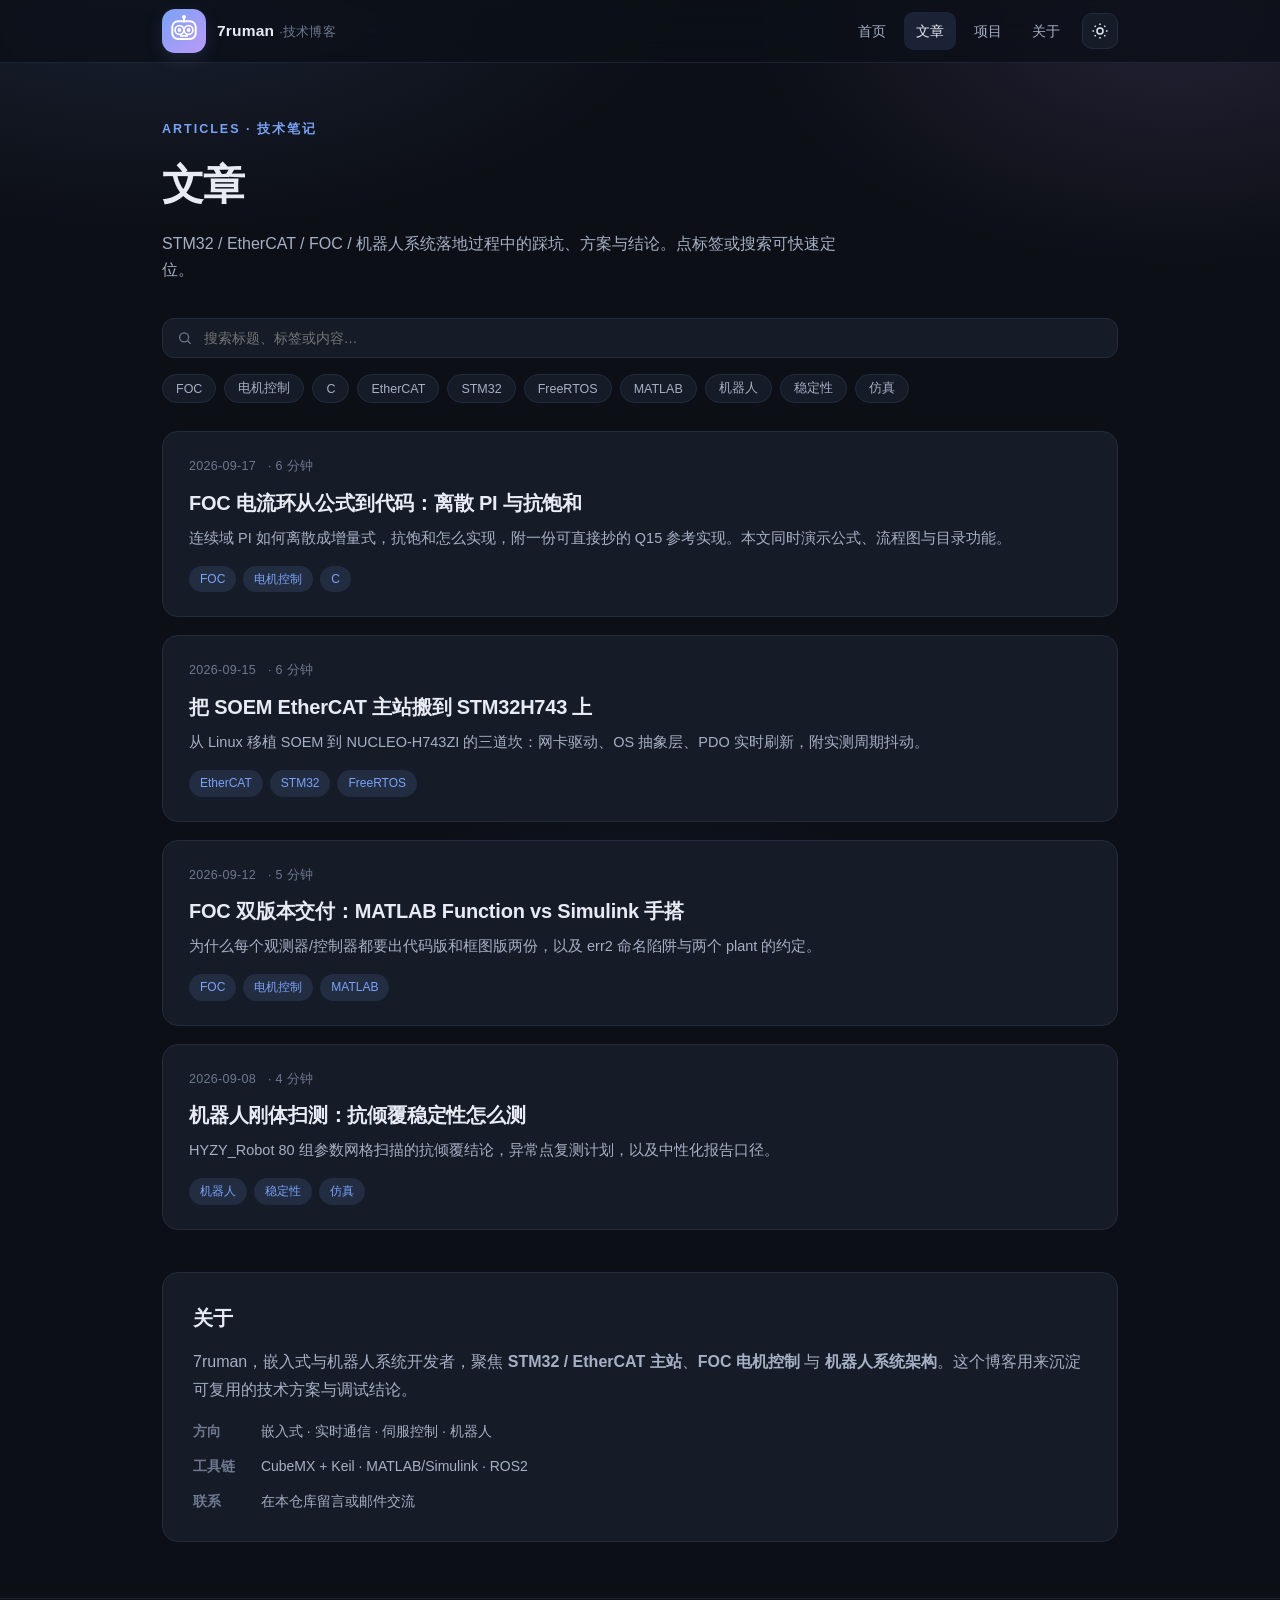
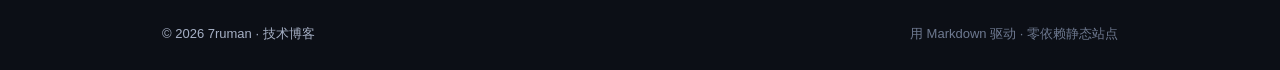
<file: articles.html>
<!DOCTYPE html>
<html lang="zh-CN" data-theme="dark">
<head>
<meta charset="UTF-8" />
<meta name="viewport" content="width=device-width, initial-scale=1.0" />
<title>文章 · 7ruman的技术博客</title>
<meta name="description" content="7ruman 的技术笔记：STM32 / EtherCAT / FOC / 机器人系统" />
<link rel="stylesheet" href="assets/css/style.css?v=8" />
</head>
<body>
<header class="site-header">
  <div class="container header-inner">
    <a class="brand" href="index.html">
      <span class="brand-mark">7</span>
      <span class="brand-name">7ruman<em>·技术博客</em></span>
    </a>
    <nav class="nav">
      <a href="index.html">首页</a>
      <a href="articles.html" class="active">文章</a>
      <a href="projects.html">项目</a>
      <a href="#about">关于</a>
      <button id="theme-toggle" class="icon-btn" title="切换主题" aria-label="切换主题">
        <svg class="ico-sun" viewBox="0 0 24 24" width="18" height="18" fill="none" stroke="currentColor" stroke-width="2"><circle cx="12" cy="12" r="4"/><path d="M12 2v2M12 20v2M4.9 4.9l1.4 1.4M17.7 17.7l1.4 1.4M2 12h2M20 12h2M4.9 19.1l1.4-1.4M17.7 6.3l1.4-1.4"/></svg>
        <svg class="ico-moon" viewBox="0 0 24 24" width="18" height="18" fill="none" stroke="currentColor" stroke-width="2"><path d="M21 12.8A9 9 0 1 1 11.2 3 7 7 0 0 0 21 12.8z"/></svg>
      </button>
    </nav>
  </div>
</header>

<main class="container main">
  <section class="page-head">
    <p class="eyebrow">ARTICLES · 技术笔记</p>
    <h1>文章</h1>
    <p>STM32 / EtherCAT / FOC / 机器人系统落地过程中的踩坑、方案与结论。点标签或搜索可快速定位。</p>
  </section>

  <div class="toolbar">
    <div class="search-box">
      <svg viewBox="0 0 24 24" width="16" height="16" fill="none" stroke="currentColor" stroke-width="2"><circle cx="11" cy="11" r="7"/><path d="M21 21l-4.3-4.3"/></svg>
      <input id="search" type="search" placeholder="搜索标题、标签或内容…" autocomplete="off" />
    </div>
    <div id="tags" class="tags"></div>
  </div>

  <section id="posts" class="posts">
    <div id="post-list" class="post-list"><!-- rendered by app.js --></div>
    <p id="empty" class="empty-tip" hidden>没有匹配的文章。</p>
  </section>

  <section id="about" class="about card">
    <h2>关于</h2>
    <p>7ruman，嵌入式与机器人系统开发者，聚焦 <strong>STM32 / EtherCAT 主站</strong>、<strong>FOC 电机控制</strong> 与 <strong>机器人系统架构</strong>。这个博客用来沉淀可复用的技术方案与调试结论。</p>
    <ul class="about-links">
      <li><span>方向</span> 嵌入式 · 实时通信 · 伺服控制 · 机器人</li>
      <li><span>工具链</span> CubeMX + Keil · MATLAB/Simulink · ROS2</li>
      <li><span>联系</span> 在本仓库留言或邮件交流</li>
    </ul>
  </section>
</main>

<footer class="site-footer">
  <div class="container">
    <span>© <span id="year"></span> 7ruman · 技术博客</span>
    <span class="muted">用 Markdown 驱动 · 零依赖静态站点</span>
  </div>
</footer>

<script src="assets/js/brandbot.js?v=8"></script>
<script src="assets/js/app.js?v=8"></script>
</body>
</html>
</file>
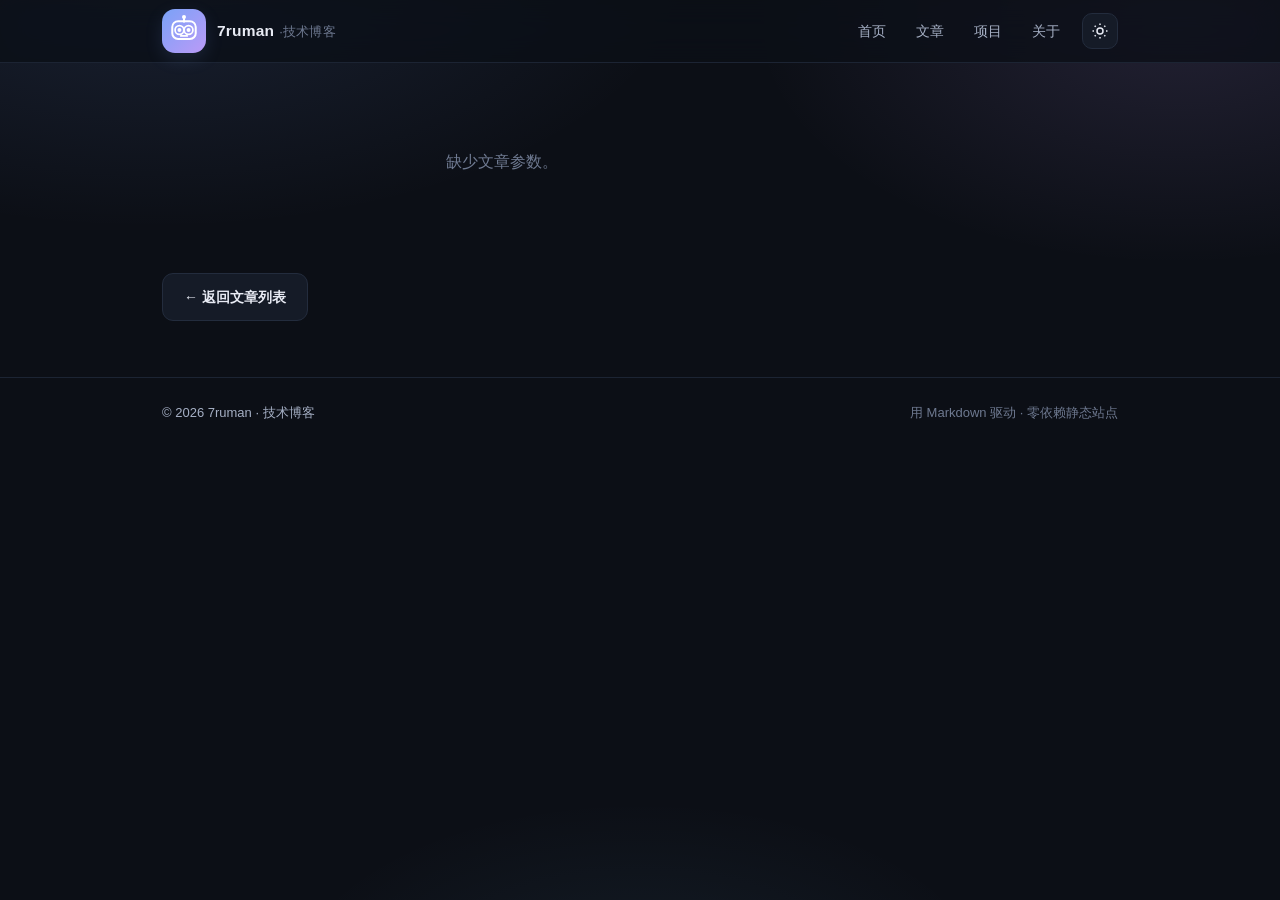
<file: post.html>
<!DOCTYPE html>
<html lang="zh-CN" data-theme="dark">
<head>
<meta charset="UTF-8" />
<meta name="viewport" content="width=device-width, initial-scale=1.0" />
<title>文章 · 7ruman的技术博客</title>
<link rel="stylesheet" href="assets/css/style.css?v=8" />
</head>
<body>
<div class="progress-bar" id="progressBar"></div>

<header class="site-header">
  <div class="container header-inner">
    <a class="brand" href="index.html">
      <span class="brand-mark">7</span>
      <span class="brand-name">7ruman<em>·技术博客</em></span>
    </a>
    <nav class="nav">
      <a href="index.html">首页</a>
      <a href="articles.html">文章</a>
      <a href="projects.html">项目</a>
      <a href="articles.html#about">关于</a>
      <button id="theme-toggle" class="icon-btn" title="切换主题" aria-label="切换主题">
        <svg class="ico-sun" viewBox="0 0 24 24" width="18" height="18" fill="none" stroke="currentColor" stroke-width="2"><circle cx="12" cy="12" r="4"/><path d="M12 2v2M12 20v2M4.9 4.9l1.4 1.4M17.7 17.7l1.4 1.4M2 12h2M20 12h2M4.9 19.1l1.4-1.4M17.7 6.3l1.4-1.4"/></svg>
        <svg class="ico-moon" viewBox="0 0 24 24" width="18" height="18" fill="none" stroke="currentColor" stroke-width="2"><path d="M21 12.8A9 9 0 1 1 11.2 3 7 7 0 0 0 21 12.8z"/></svg>
      </button>
    </nav>
  </div>
</header>

<main class="container main">
  <div class="article-layout">
    <article id="article" class="article">
      <div id="loading" class="empty-tip">加载中…</div>
    </article>
    <aside class="toc" id="toc" hidden>
      <p class="toc-title">目录</p>
      <ul id="tocList"></ul>
    </aside>
  </div>
  <div class="post-nav">
    <a class="btn btn-ghost" href="articles.html">← 返回文章列表</a>
  </div>
</main>

<footer class="site-footer">
  <div class="container">
    <span>© <span id="year"></span> 7ruman · 技术博客</span>
    <span class="muted">用 Markdown 驱动 · 零依赖静态站点</span>
  </div>
</footer>

<button class="back-to-top" id="backToTop" aria-label="返回顶部" title="返回顶部">
  <svg viewBox="0 0 24 24" width="20" height="20" fill="none" stroke="currentColor" stroke-width="2"><path d="M12 19V5M6 11l6-6 6 6"/></svg>
</button>

<div class="lightbox" id="lightbox" role="dialog" aria-modal="true" aria-label="图片预览">
  <button class="lightbox-close" id="lightboxClose" aria-label="关闭">×</button>
  <img id="lightboxImg" alt="" />
  <div class="lightbox-cap" id="lightboxCap"></div>
</div>

<script src="assets/js/brandbot.js?v=8"></script>
<script src="assets/js/markdown.js?v=8"></script>
<script src="assets/js/highlight.js?v=8"></script>
<script src="assets/js/post.js?v=8"></script>
</body>
</html>
</file>
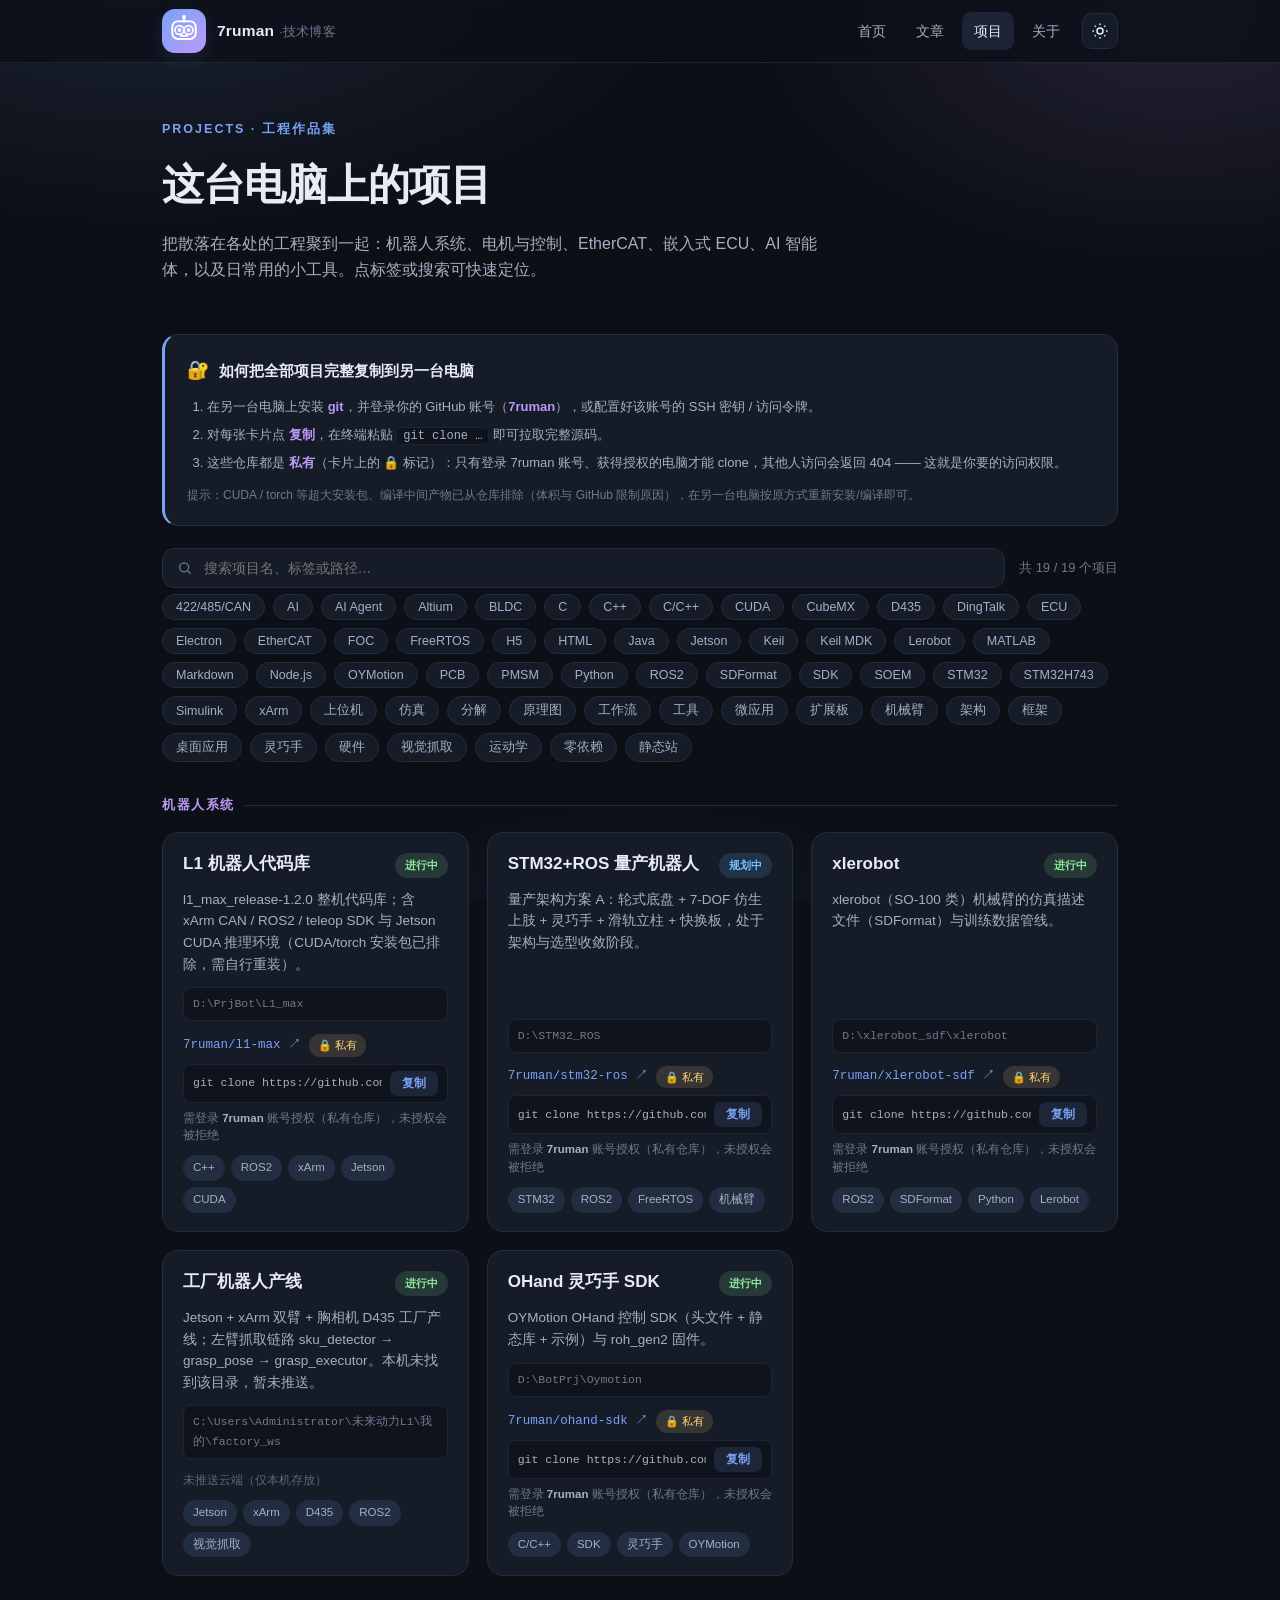
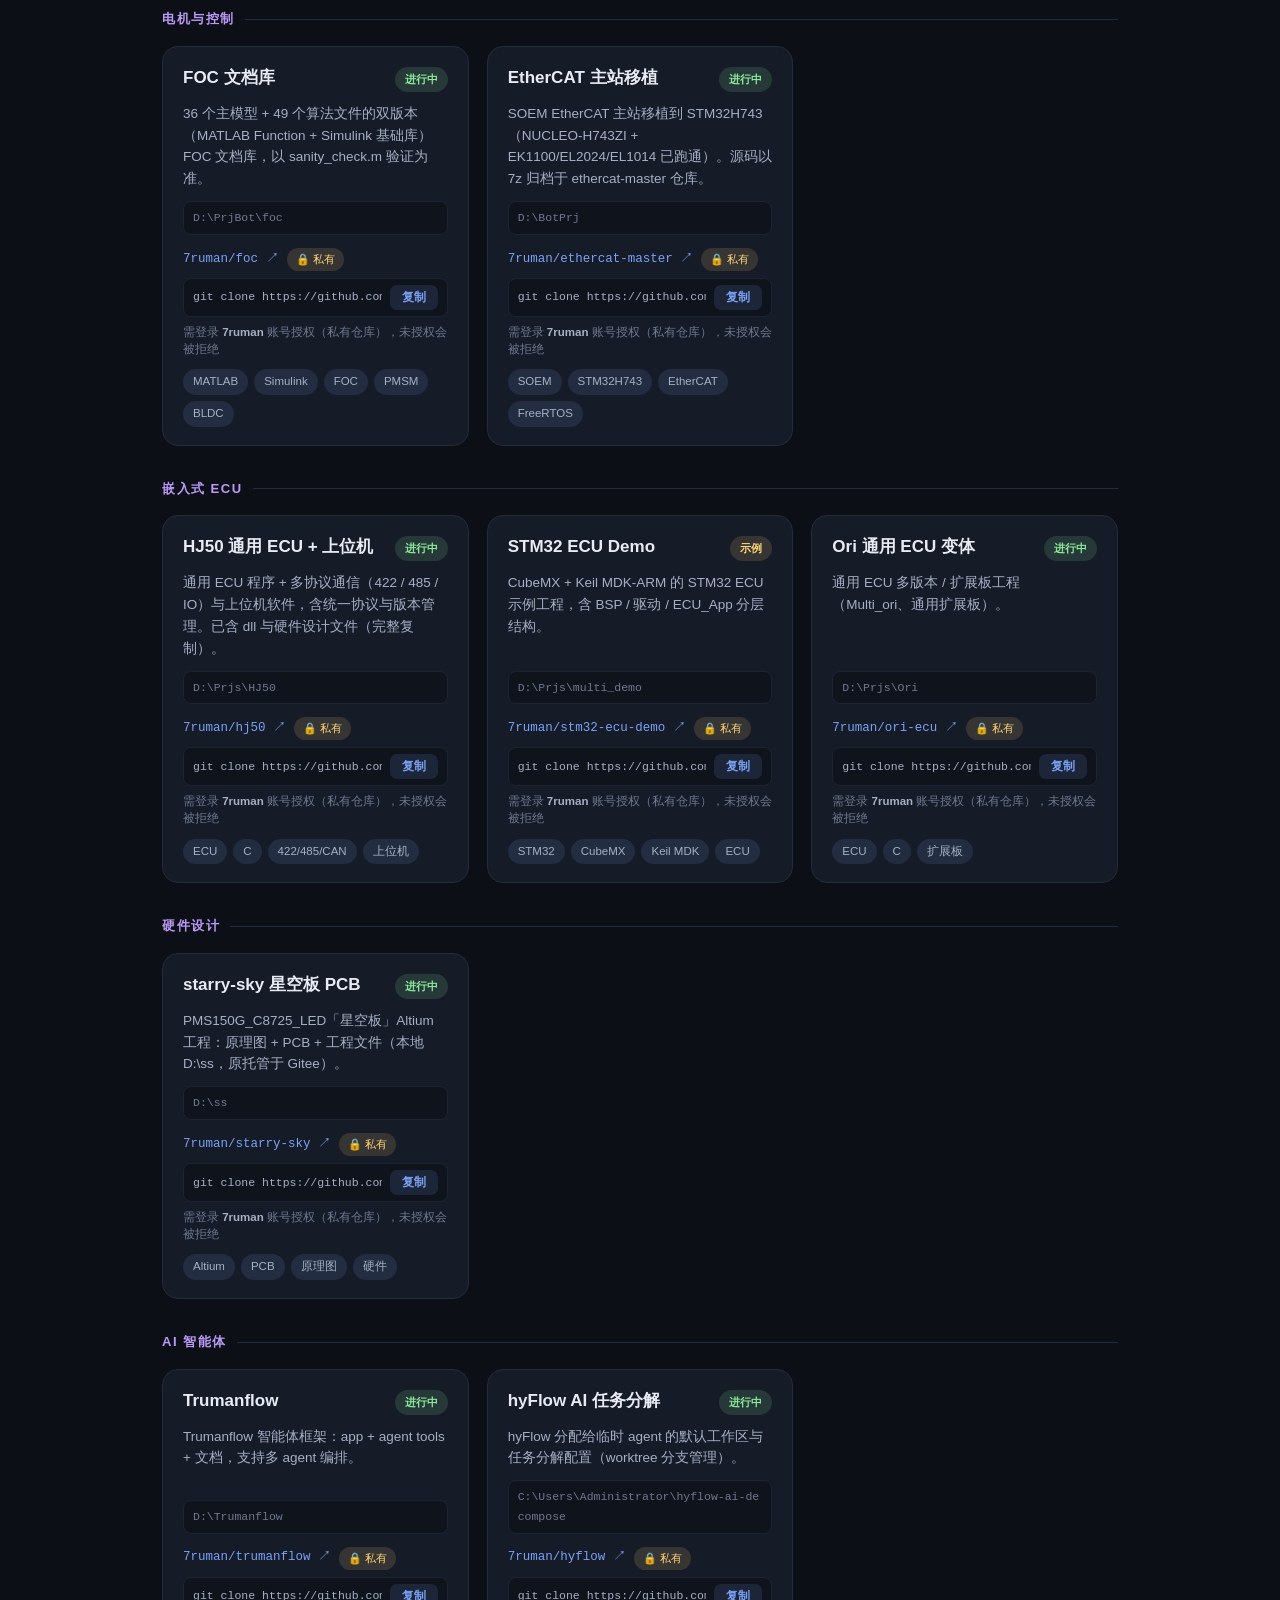
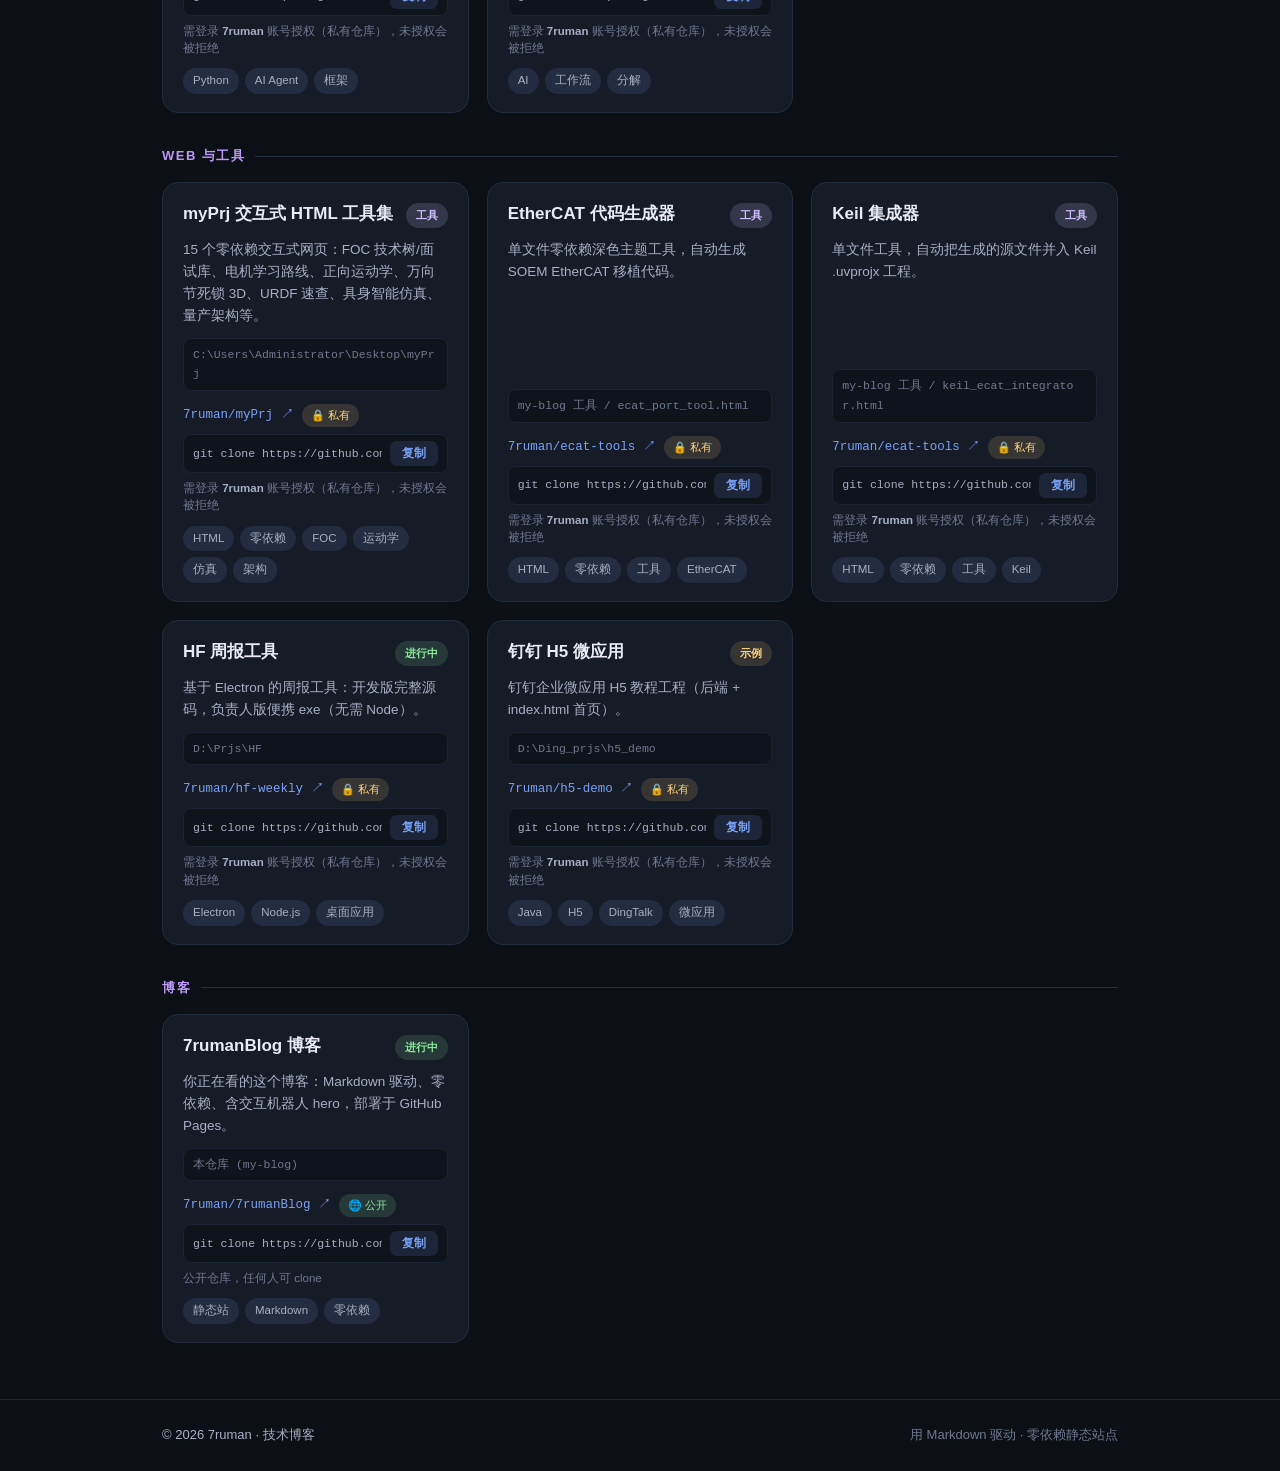
<file: projects.html>
<!DOCTYPE html>
<html lang="zh-CN" data-theme="dark">
<head>
<meta charset="UTF-8" />
<meta name="viewport" content="width=device-width, initial-scale=1.0" />
<title>项目 · 7ruman的技术博客</title>
<meta name="description" content="7ruman 的工程项目集 —— 机器人 / 电机控制 / EtherCAT / AI 智能体 / 嵌入式" />
<link rel="stylesheet" href="assets/css/style.css?v=8" />
</head>
<body>
<header class="site-header">
  <div class="container header-inner">
    <a class="brand" href="index.html">
      <span class="brand-mark">7</span>
      <span class="brand-name">7ruman<em>·技术博客</em></span>
    </a>
    <nav class="nav">
      <a href="index.html">首页</a>
      <a href="articles.html">文章</a>
      <a href="projects.html" class="active">项目</a>
      <a href="articles.html#about">关于</a>
      <button id="theme-toggle" class="icon-btn" title="切换主题" aria-label="切换主题">
        <svg class="ico-sun" viewBox="0 0 24 24" width="18" height="18" fill="none" stroke="currentColor" stroke-width="2"><circle cx="12" cy="12" r="4"/><path d="M12 2v2M12 20v2M4.9 4.9l1.4 1.4M17.7 17.7l1.4 1.4M2 12h2M20 12h2M4.9 19.1l1.4-1.4M17.7 6.3l1.4-1.4"/></svg>
        <svg class="ico-moon" viewBox="0 0 24 24" width="18" height="18" fill="none" stroke="currentColor" stroke-width="2"><path d="M21 12.8A9 9 0 1 1 11.2 3 7 7 0 0 0 21 12.8z"/></svg>
      </button>
    </nav>
  </div>
</header>

<main class="container main">
  <section class="page-head">
    <p class="eyebrow">PROJECTS · 工程作品集</p>
    <h1>这台电脑上的项目</h1>
    <p>把散落在各处的工程聚到一起：机器人系统、电机与控制、EtherCAT、嵌入式 ECU、AI 智能体，以及日常用的小工具。点标签或搜索可快速定位。</p>
  </section>

  <section class="clone-note">
    <div class="clone-note-head">
      <span class="clone-note-ico">🔐</span>
      <h2>如何把全部项目完整复制到另一台电脑</h2>
    </div>
    <ol>
      <li>在另一台电脑上安装 <b>git</b>，并登录你的 GitHub 账号（<b>7ruman</b>），或配置好该账号的 SSH 密钥 / 访问令牌。</li>
      <li>对每张卡片点 <b>复制</b>，在终端粘贴 <code>git clone …</code> 即可拉取完整源码。</li>
      <li>这些仓库都是 <b>私有</b>（卡片上的 🔒 标记）：只有登录 7ruman 账号、获得授权的电脑才能 clone，其他人访问会返回 404 —— 这就是你要的访问权限。</li>
    </ol>
    <p class="clone-note-tip">提示：CUDA / torch 等超大安装包、编译中间产物已从仓库排除（体积与 GitHub 限制原因），在另一台电脑按原方式重新安装/编译即可。</p>
  </section>

  <div class="proj-toolbar">
    <div class="search-box">
      <svg viewBox="0 0 24 24" width="16" height="16" fill="none" stroke="currentColor" stroke-width="2"><circle cx="11" cy="11" r="7"/><path d="M21 21l-4.3-4.3"/></svg>
      <input id="proj-search" type="search" placeholder="搜索项目名、标签或路径…" autocomplete="off" />
    </div>
    <span id="proj-count" class="proj-count"></span>
  </div>
  <div id="proj-tags" class="tags"></div>

  <section id="projects" class="projects"><!-- rendered by projects.js --></section>
  <p id="proj-empty" class="empty-tip" hidden>没有匹配的项目。</p>
</main>

<footer class="site-footer">
  <div class="container">
    <span>© <span id="year"></span> 7ruman · 技术博客</span>
    <span class="muted">用 Markdown 驱动 · 零依赖静态站点</span>
  </div>
</footer>

<script src="assets/js/brandbot.js?v=8"></script>
<script src="assets/js/projects.js?v=8"></script>
</body>
</html>
</file>
<file: assets/css/style.css>
/* =========================================================
   7ruman 技术博客 — 设计系统（优雅卡片风 / Fuwari-inspired）
   深色 + 浅色双主题 · 零外部依赖（字体用系统栈）
   ========================================================= */

:root {
  /* 深色主题（默认） */
  --bg: #0c0f16;
  --bg-soft: #121722;
  --bg-card: #151b27;
  --bg-card-2: #1a2130;
  --border: #232c3d;
  --border-soft: #1c2433;
  --text: #e8ebf4;
  --text-soft: #a6b0c5;
  --muted: #6e7990;
  --accent: #7aa2f7;
  --accent-2: #bb9af7;
  --accent-3: #7dcfff;
  --accent-soft: rgba(122,162,247,.13);
  --accent-2-soft: rgba(187,154,247,.13);
  --code-bg: #0f131c;
  --shadow: 0 12px 34px rgba(0,0,0,.42);
  --shadow-sm: 0 5px 16px rgba(0,0,0,.28);
  --radius: 16px;
  --radius-sm: 11px;
  --maxw: 1000px;
  --header-h: 62px;
  --serif: "Noto Serif SC", Georgia, "Songti SC", serif;
  --sans: -apple-system, BlinkMacSystemFont, "Segoe UI", "PingFang SC", "Microsoft YaHei", Roboto, Helvetica, Arial, sans-serif;
  --mono: "JetBrains Mono", "SFMono-Regular", Consolas, "Liberation Mono", Menlo, monospace;
}
[data-theme="light"] {
  --bg: #f5f7fb;
  --bg-soft: #eaeef6;
  --bg-card: #ffffff;
  --bg-card-2: #f7f9fd;
  --border: #e4e8f1;
  --border-soft: #edf1f7;
  --text: #1a2030;
  --text-soft: #4c5769;
  --muted: #8a94a7;
  --accent: #3d6fe3;
  --accent-2: #7c5cff;
  --accent-3: #0e93ad;
  --accent-soft: rgba(61,111,227,.09);
  --accent-2-soft: rgba(124,92,255,.09);
  --code-bg: #f1f4fa;
  --shadow: 0 12px 34px rgba(23,38,80,.09);
  --shadow-sm: 0 5px 16px rgba(23,38,80,.06);
}

* { box-sizing: border-box; }
html { scroll-behavior: smooth; scroll-padding-top: 84px; }
body {
  margin: 0;
  font-family: var(--sans);
  color: var(--text);
  line-height: 1.72;
  -webkit-font-smoothing: antialiased;
  text-rendering: optimizeLegibility;
  background-color: var(--bg);
  /* 渐变网格背景（替代纯色，制造氛围） */
  background-image:
    radial-gradient(60% 42% at 12% -4%, var(--accent-soft), transparent 70%),
    radial-gradient(46% 38% at 92% 2%, var(--accent-2-soft), transparent 72%),
    radial-gradient(40% 30% at 50% 110%, rgba(125,207,255,.07), transparent 70%);
  background-attachment: fixed;
  transition: background-color .3s ease, color .3s ease;
}
a { color: var(--accent); text-decoration: none; }
a:hover { text-decoration: underline; text-underline-offset: 3px; }
.container { max-width: var(--maxw); margin: 0 auto; padding: 0 22px; }
::selection { background: color-mix(in srgb, var(--accent) 32%, transparent); }

/* 滚动条 */
::-webkit-scrollbar { width: 10px; height: 10px; }
::-webkit-scrollbar-thumb { background: var(--border); border-radius: 8px; border: 2px solid var(--bg); }
::-webkit-scrollbar-thumb:hover { background: var(--muted); }

/* ---------- 阅读进度条 ---------- */
.progress-bar {
  position: fixed; top: 0; left: 0; height: 3px; width: 0;
  background: linear-gradient(90deg, var(--accent), var(--accent-2), var(--accent-3));
  z-index: 60; transition: width .1s linear; box-shadow: 0 0 12px var(--accent-soft);
}

/* ---------- Header ---------- */
.site-header {
  position: sticky; top: 0; z-index: 40;
  background: color-mix(in srgb, var(--bg) 80%, transparent);
  backdrop-filter: saturate(170%) blur(14px);
  border-bottom: 1px solid var(--border-soft);
}
.header-inner { display: flex; align-items: center; justify-content: space-between; height: var(--header-h); }
.brand { display: flex; align-items: center; gap: 11px; color: var(--text); font-weight: 700; }
.brand:hover { text-decoration: none; }
.brand-mark {
  width: 44px; height: 44px; border-radius: 13px;
  display: grid; place-items: center;
  background: linear-gradient(135deg, var(--accent), var(--accent-2));
  color: #fff; font-weight: 800; font-size: 15px; letter-spacing: .5px;
  box-shadow: 0 6px 18px var(--accent-soft);
  overflow: hidden;
}
/* 站标小机器人（眼睛/头部跟随鼠标） */
.brandbot { display: block; width: 32px; height: 32px; transition: transform .08s linear; transform-origin: 50% 62%; }
.brandbot .bb-head, .brandbot .bb-socket, .brandbot .bb-ant { fill: none; stroke: #fff; stroke-width: 1.5; stroke-linecap: round; }
.brandbot .bb-socket { stroke-width: 1.3; }
.brandbot .bb-mouth { stroke: #fff; stroke-width: 1.3; stroke-linecap: round; }
.brandbot .bb-pupil { fill: #fff; }
.brandbot .bb-led { fill: #fff; animation: bb-pulse 2.4s ease-in-out infinite; }
@keyframes bb-pulse { 0%, 100% { opacity: 1; } 50% { opacity: .35; } }
.brand-name { font-size: 15.5px; letter-spacing: .2px; }
.brand-name em { font-style: normal; color: var(--muted); font-weight: 500; margin-left: 5px; font-size: 13px; }
.nav { display: flex; align-items: center; gap: 6px; }
.nav a { color: var(--text-soft); font-size: 14px; font-weight: 500; padding: 7px 12px; border-radius: 9px; transition: .2s; }
.nav a:hover { color: var(--text); background: var(--accent-soft); text-decoration: none; }
.nav a.active { color: var(--text); background: var(--accent-soft); }
.icon-btn {
  display: grid; place-items: center; width: 36px; height: 36px; margin-left: 4px;
  border: 1px solid var(--border); background: var(--bg-card); color: var(--text);
  border-radius: 10px; cursor: pointer; transition: .2s;
}
.icon-btn:hover { border-color: var(--accent); color: var(--accent); transform: translateY(-1px); }
.ico-moon { display: none; }
[data-theme="light"] .ico-sun { display: none; }
[data-theme="light"] .ico-moon { display: block; }

/* ---------- Hero（全屏交互机器人） ---------- */
.hero--robot {
  min-height: calc(100vh - var(--header-h));
  display: flex; flex-direction: column; align-items: center; justify-content: center;
  text-align: center; padding: 48px 22px; position: relative; overflow: hidden;
}
.robot-stage { width: 244px; max-width: 56vw; margin-bottom: 26px; animation: robot-float 4.6s ease-in-out infinite; }
.robot { width: 100%; height: auto; display: block; transform: rotate(var(--tilt, 0deg)); transform-origin: 50% 62%; transition: transform .25s ease; }
@keyframes robot-float { 0%,100% { transform: translateY(0); } 50% { transform: translateY(-14px); } }
.robot .antenna { stroke: var(--accent); }
.robot .led { fill: var(--accent); }
.robot .led-pulse { fill: var(--accent); opacity: .35; transform-origin: 100px 16px; animation: led-pulse 2.4s ease-in-out infinite; }
@keyframes led-pulse { 0%,100% { transform: scale(1); opacity: .35; } 50% { transform: scale(2); opacity: 0; } }
.robot .body { fill: var(--bg-card); stroke: var(--accent); stroke-width: 2.5; }
.robot .socket { fill: var(--bg); stroke: var(--accent); stroke-width: 2; }
.robot .pupil { fill: var(--accent); }
.robot .mouth { fill: var(--accent); }
.robot .panel { fill: var(--bg-soft); stroke: var(--accent); stroke-width: 2; }
.hero--robot .hero-eyebrow { margin-top: 4px; }
.hero-eyebrow { color: var(--accent); font-size: 12px; letter-spacing: 3.5px; font-weight: 700; margin: 0 0 16px; }
.hero-title { font-size: clamp(31px, 5.2vw, 50px); line-height: 1.16; margin: 0 0 18px; font-weight: 800; letter-spacing: -1px; }
.hero-title br + * { }
.hero-sub { color: var(--text-soft); max-width: 650px; font-size: 16px; margin: 0 0 28px; }
.hero-actions { display: flex; gap: 12px; flex-wrap: wrap; justify-content: center; }
.hero-scroll {
  position: absolute; bottom: 22px; left: 0; right: 0;
  display: inline-flex; align-items: center; justify-content: center; gap: 7px;
  color: var(--muted); font-size: 12px; letter-spacing: 1px;
}
.hero-scroll:hover { color: var(--accent); text-decoration: none; }
.hero-scroll svg { animation: scroll-bob 1.8s ease-in-out infinite; }
@keyframes scroll-bob { 0%,100% { transform: translateY(0); } 50% { transform: translateY(4px); } }

/* ---------- 按钮 ---------- */
.btn { display: inline-flex; align-items: center; gap: 8px; padding: 11px 21px; border-radius: 11px; font-weight: 600; font-size: 14px; cursor: pointer; border: 1px solid transparent; transition: .2s; }
.btn:hover { text-decoration: none; transform: translateY(-2px); }
.btn-primary { background: linear-gradient(135deg, var(--accent), var(--accent-2)); color: #fff; box-shadow: 0 10px 24px var(--accent-soft); }
.btn-ghost { background: var(--bg-card); color: var(--text); border-color: var(--border); }
.btn-ghost:hover { border-color: var(--accent); color: var(--accent); }

/* ---------- 工具条 / 搜索 / 标签 ---------- */
.toolbar { display: flex; align-items: center; justify-content: space-between; gap: 16px; flex-wrap: wrap; margin: 10px 0 28px; }
.search-box { display: flex; align-items: center; gap: 9px; background: var(--bg-card); border: 1px solid var(--border); border-radius: 12px; padding: 10px 14px; color: var(--muted); flex: 1; min-width: 220px; transition: .2s; }
.search-box:focus-within { border-color: var(--accent); box-shadow: 0 0 0 3px var(--accent-soft); }
.search-box input { border: 0; background: transparent; outline: none; color: var(--text); font-size: 14px; width: 100%; font-family: var(--sans); }
.tags { display: flex; gap: 8px; flex-wrap: wrap; }
.tag-chip { font-size: 12.5px; padding: 5px 13px; border-radius: 999px; border: 1px solid var(--border); background: var(--bg-card); color: var(--text-soft); cursor: pointer; transition: .18s; }
.tag-chip:hover { color: var(--text); border-color: var(--accent); transform: translateY(-1px); }
.tag-chip.active { background: var(--accent); border-color: var(--accent); color: #fff; }

/* ---------- 文章卡片列表（优雅卡片） ---------- */
.post-list { display: grid; gap: 18px; }
.post-card {
  display: block; position: relative; overflow: hidden;
  background: var(--bg-card); border: 1px solid var(--border);
  border-radius: var(--radius); padding: 24px 26px; transition: transform .22s ease, border-color .22s ease, box-shadow .22s ease;
  color: var(--text);
}
.post-card::before {
  content: ""; position: absolute; left: 0; top: 0; bottom: 0; width: 3px;
  background: linear-gradient(var(--accent), var(--accent-2)); opacity: 0; transition: opacity .22s ease;
}
.post-card:hover { transform: translateY(-4px); border-color: color-mix(in srgb, var(--accent) 55%, var(--border)); box-shadow: var(--shadow); text-decoration: none; }
.post-card:hover::before { opacity: 1; }
.post-card .meta { display: flex; gap: 12px; align-items: center; color: var(--muted); font-size: 12.5px; margin-bottom: 11px; letter-spacing: .3px; }
.post-card .meta .dot { width: 3px; height: 3px; border-radius: 50%; background: var(--muted); }
.post-card h3 { margin: 0 0 9px; font-size: 20px; line-height: 1.4; letter-spacing: -.2px; }
.post-card:hover h3 { color: var(--accent); }
.post-card p { margin: 0 0 15px; color: var(--text-soft); font-size: 14.5px; }
.post-card .card-tags { display: flex; gap: 7px; flex-wrap: wrap; }
.post-card .card-tags span { font-size: 12px; color: var(--accent); background: var(--accent-soft); padding: 3px 11px; border-radius: 999px; }

/* ---------- 卡片 / 关于 ---------- */
.card { background: var(--bg-card); border: 1px solid var(--border); border-radius: var(--radius); }
.about { margin: 42px 0 10px; padding: 28px 30px; }
.about h2 { margin: 0 0 13px; font-size: 20px; }
.about p { color: var(--text-soft); margin: 0 0 16px; }
.about-links { list-style: none; padding: 0; margin: 0; display: grid; gap: 11px; }
.about-links li { font-size: 14px; color: var(--text-soft); }
.about-links span { display: inline-block; width: 64px; color: var(--muted); font-weight: 600; }

/* ---------- 文章页布局（内容 + TOC 侧栏） ---------- */
.article-layout { display: grid; grid-template-columns: minmax(0, 1fr) 236px; gap: 40px; align-items: start; padding: 30px 0 8px; }
.article { min-width: 0; }

/* 文章头卡片 */
.post-header { margin: 0 0 26px; }
.post-header .post-meta { display: flex; gap: 10px; align-items: center; color: var(--muted); font-size: 13px; margin-bottom: 14px; flex-wrap: wrap; }
.post-header h1 { font-size: clamp(27px, 4vw, 38px); line-height: 1.24; margin: 0; letter-spacing: -.7px; }

.article h1 { font-size: clamp(27px, 4vw, 38px); line-height: 1.24; margin: 0 0 18px; letter-spacing: -.7px; }
.article h2 { font-size: 23px; margin: 42px 0 15px; padding-bottom: 9px; border-bottom: 1px solid var(--border); letter-spacing: -.3px; scroll-margin-top: 80px; }
.article h3 { font-size: 19px; margin: 30px 0 11px; scroll-margin-top: 80px; }
.article h4 { font-size: 16.5px; margin: 24px 0 9px; scroll-margin-top: 80px; }
.article p { margin: 15px 0; }
.article ul, .article ol { padding-left: 24px; margin: 15px 0; }
.article li { margin: 7px 0; }
.article blockquote { margin: 20px 0; padding: 14px 20px; border-left: 3px solid var(--accent); background: var(--accent-soft); border-radius: 0 12px 12px 0; color: var(--text-soft); }
.article blockquote p { margin: 4px 0; }
.article code { font-family: var(--mono); font-size: .87em; background: var(--code-bg); padding: 2px 7px; border-radius: 6px; border: 1px solid var(--border-soft); }
.article img { max-width: 100%; border-radius: 12px; margin: 16px 0; cursor: zoom-in; border: 1px solid var(--border-soft); }
.article table { width: 100%; border-collapse: separate; border-spacing: 0; margin: 20px 0; font-size: 14px; border: 1px solid var(--border); border-radius: 12px; overflow: hidden; }
.article th, .article td { border-bottom: 1px solid var(--border); padding: 10px 14px; text-align: left; }
.article th { background: var(--bg-soft); font-weight: 600; }
.article tr:last-child td { border-bottom: 0; }
.article hr { border: 0; border-top: 1px solid var(--border); margin: 34px 0; }
.article a { border-bottom: 1px solid color-mix(in srgb, var(--accent) 40%, transparent); }

/* ---------- 代码块（语言标签 + 复制 + 行号） ---------- */
.code-block { position: relative; margin: 20px 0; border: 1px solid var(--border); border-radius: 13px; overflow: hidden; background: var(--code-bg); }
.code-head { display: flex; align-items: center; justify-content: space-between; padding: 8px 14px; background: var(--bg-card-2); border-bottom: 1px solid var(--border); }
.code-lang { font-family: var(--mono); font-size: 11.5px; letter-spacing: .6px; text-transform: uppercase; color: var(--muted); }
.code-copy { font-size: 12px; font-weight: 600; color: var(--text-soft); background: transparent; border: 1px solid var(--border); border-radius: 7px; padding: 3px 11px; cursor: pointer; transition: .18s; }
.code-copy:hover { color: var(--accent); border-color: var(--accent); }
.code-copy.copied { color: #46c07a; border-color: #46c07a; }
.code-block pre { margin: 0; padding: 15px 16px; overflow-x: auto; line-height: 1.62; background: transparent; border: 0; border-radius: 0; }
.code-block pre code { background: none; border: 0; padding: 0; font-size: 13.5px; counter-reset: ln; }
.code-line { display: block; padding-left: 3.1em; position: relative; }
.code-line::before { counter-increment: ln; content: counter(ln); position: absolute; left: 0; width: 2.3em; text-align: right; color: var(--muted); opacity: .5; user-select: none; }
.article pre:not(.code-block pre) { background: var(--code-bg); border: 1px solid var(--border); border-radius: 12px; padding: 16px 18px; overflow-x: auto; margin: 18px 0; }

/* ---------- TOC 侧栏 ---------- */
.toc { position: sticky; top: calc(var(--header-h) + 22px); font-size: 13.5px; max-height: calc(100vh - var(--header-h) - 60px); overflow-y: auto; padding-left: 4px; }
.toc-title { font-size: 12px; letter-spacing: 2px; text-transform: uppercase; color: var(--muted); font-weight: 700; margin: 0 0 12px; }
.toc ul { list-style: none; margin: 0; padding: 0; border-left: 1px solid var(--border); }
.toc li a { display: block; padding: 5px 0 5px 13px; color: var(--muted); border-left: 2px solid transparent; margin-left: -1px; transition: .18s; line-height: 1.5; }
.toc li a:hover { color: var(--text); text-decoration: none; }
.toc li a.active { color: var(--accent); border-left-color: var(--accent); font-weight: 600; }
.toc li.lvl-3 a { padding-left: 26px; font-size: 13px; }

/* ---------- 返回顶部 ---------- */
.back-to-top {
  position: fixed; right: 24px; bottom: 26px; width: 44px; height: 44px; z-index: 45;
  display: grid; place-items: center; border-radius: 13px; cursor: pointer;
  background: var(--bg-card); border: 1px solid var(--border); color: var(--text);
  box-shadow: var(--shadow-sm); opacity: 0; transform: translateY(12px); pointer-events: none; transition: .25s;
}
.back-to-top.show { opacity: 1; transform: translateY(0); pointer-events: auto; }
.back-to-top:hover { color: var(--accent); border-color: var(--accent); transform: translateY(-3px); }

/* ---------- 图片灯箱 ---------- */
.lightbox { position: fixed; inset: 0; z-index: 80; background: rgba(6,8,13,.92); display: none; align-items: center; justify-content: center; padding: 40px; backdrop-filter: blur(4px); }
.lightbox.open { display: flex; }
.lightbox img { max-width: 92vw; max-height: 86vh; border-radius: 12px; box-shadow: 0 24px 70px rgba(0,0,0,.6); }
.lightbox-close { position: absolute; top: 20px; right: 24px; width: 42px; height: 42px; border-radius: 12px; border: 1px solid rgba(255,255,255,.18); background: rgba(255,255,255,.06); color: #fff; font-size: 20px; cursor: pointer; display: grid; place-items: center; transition: .2s; }
.lightbox-close:hover { background: rgba(255,255,255,.14); }
.lightbox-cap { position: absolute; bottom: 24px; left: 0; right: 0; text-align: center; color: #cfd6e4; font-size: 13px; }

/* ---------- KaTeX / Mermaid 容器 ---------- */
.math-block { margin: 22px 0; overflow-x: auto; text-align: center; }
.katex-display { overflow-x: auto; overflow-y: hidden; padding: 6px 0; margin: 0; }
.article .math { font-family: var(--serif); }
.mermaid { text-align: center; margin: 20px 0; background: var(--bg-card); border: 1px solid var(--border); border-radius: 13px; padding: 18px; overflow-x: auto; }
.mermaid[data-processed] { background: transparent; border: 0; padding: 0; }

/* ---------- 语法高亮 token ---------- */
.tok-key { color: #ff7b9c; }
.tok-str { color: #8ce99a; }
.tok-com { color: #6b7585; font-style: italic; }
.tok-num { color: #ffd479; }
.tok-fn  { color: #74c0fc; }
.tok-op  { color: #d0bfff; }
[data-theme="light"] .tok-key { color: #c2255c; }
[data-theme="light"] .tok-str { color: #2f8a3b; }
[data-theme="light"] .tok-com { color: #8a94a6; }
[data-theme="light"] .tok-num { color: #b8860b; }
[data-theme="light"] .tok-fn  { color: #1c6fd6; }
[data-theme="light"] .tok-op  { color: #7a3fd0; }

.post-nav { margin: 34px 0 10px; }

/* ---------- Footer ---------- */
.site-footer { border-top: 1px solid var(--border-soft); margin-top: 56px; padding: 24px 0; }
.site-footer .container { display: flex; justify-content: space-between; gap: 10px; flex-wrap: wrap; font-size: 13px; color: var(--text-soft); }
.site-footer .muted { color: var(--muted); }

.empty-tip { color: var(--muted); text-align: center; padding: 40px 0; }

/* ---------- Projects 页 ---------- */
.page-head { padding: 56px 0 26px; position: relative; overflow: hidden; }
.page-head .eyebrow { color: var(--accent); font-size: 12.5px; letter-spacing: 2px; font-weight: 700; margin: 0 0 10px; }
.page-head h1 { font-size: clamp(28px, 5vw, 42px); margin: 0 0 10px; letter-spacing: -.8px; }
.page-head p { color: var(--text-soft); margin: 0; max-width: 680px; line-height: 1.6; }

.proj-toolbar { display: flex; gap: 14px; align-items: center; justify-content: space-between; flex-wrap: wrap; margin: 22px 0 6px; }
.proj-count { color: var(--muted); font-size: 13px; }

.proj-cat { margin: 32px 0 15px; font-size: 13px; letter-spacing: 1.5px; text-transform: uppercase; color: var(--accent-2); font-weight: 700; display: flex; align-items: center; gap: 10px; }
.proj-cat::after { content: ""; flex: 1; height: 1px; background: var(--border); }

.proj-grid { display: grid; grid-template-columns: repeat(auto-fill, minmax(300px, 1fr)); gap: 18px; }
.proj-card { position: relative; background: var(--bg-card); border: 1px solid var(--border); border-radius: var(--radius); padding: 20px 20px 18px; display: flex; flex-direction: column; gap: 11px; transition: transform .2s ease, border-color .2s ease, box-shadow .2s ease; }
.proj-card:hover { transform: translateY(-4px); border-color: color-mix(in srgb, var(--accent) 55%, var(--border)); box-shadow: var(--shadow); }
.proj-card .pc-head { display: flex; align-items: flex-start; justify-content: space-between; gap: 8px; }
.proj-card h3 { font-size: 17px; margin: 0; line-height: 1.35; }
.proj-card .pc-desc { color: var(--text-soft); font-size: 13.5px; line-height: 1.62; margin: 0; flex: 1; }
.proj-card .pc-path { font-family: var(--mono); font-size: 11.5px; color: var(--muted); background: var(--code-bg); border: 1px solid var(--border-soft); border-radius: 8px; padding: 6px 9px; word-break: break-all; }
.proj-card .card-tags { display: flex; flex-wrap: wrap; gap: 6px; }
.proj-card .card-tags span { font-size: 11.5px; color: var(--text-soft); background: var(--accent-soft); border-radius: 999px; padding: 3px 10px; }

.proj-card .pc-clone { display: flex; flex-direction: column; gap: 7px; margin-top: 2px; }
.proj-card .pc-repo { display: flex; align-items: center; gap: 8px; flex-wrap: wrap; font-size: 12.5px; }
.proj-card .pc-repo a { color: var(--accent); text-decoration: none; font-family: var(--mono); }
.proj-card .pc-repo a:hover { text-decoration: underline; }
.pc-lock { font-size: 11px; padding: 2px 9px; border-radius: 999px; color: #ffd479; background: rgba(255,212,121,.14); white-space: nowrap; }
.pc-lock.public { color: #8ce99a; background: rgba(140,233,154,.14); }
.proj-card .pc-cmd { display: flex; align-items: center; gap: 8px; background: var(--code-bg); border: 1px solid var(--border-soft); border-radius: 8px; padding: 6px 9px; }
.proj-card .pc-cmd code { flex: 1; font-family: var(--mono); font-size: 11.5px; color: var(--text-soft); overflow-x: auto; white-space: nowrap; background: none; border: 0; padding: 0; }
.copy-btn { flex: none; font-size: 11.5px; font-weight: 600; color: var(--accent); background: var(--accent-soft); border: 1px solid transparent; border-radius: 7px; padding: 4px 11px; cursor: pointer; transition: .18s; }
.copy-btn:hover { background: var(--accent); color: #fff; }
.copy-btn.copied { background: #2f9e44; color: #fff; }
.proj-card .pc-hint { font-size: 11.5px; color: var(--muted); line-height: 1.5; }
.proj-card .pc-hint b { color: var(--text-soft); }
.proj-card .pc-hint.muted { opacity: .8; }

.clone-note { margin: 26px 0 4px; padding: 20px 22px; background: var(--bg-card); border: 1px solid var(--border); border-left: 3px solid var(--accent); border-radius: var(--radius); }
.clone-note-head { display: flex; align-items: center; gap: 10px; margin-bottom: 11px; }
.clone-note-ico { font-size: 18px; }
.clone-note h2 { font-size: 15px; margin: 0; color: var(--text); }
.clone-note ol { margin: 0; padding-left: 20px; display: flex; flex-direction: column; gap: 7px; }
.clone-note li { font-size: 13px; color: var(--text-soft); line-height: 1.6; }
.clone-note li b { color: var(--accent-2); }
.clone-note code { font-family: var(--mono); font-size: 12px; background: var(--code-bg); border: 1px solid var(--border-soft); border-radius: 6px; padding: 1px 6px; }
.clone-note-tip { margin: 12px 0 0; font-size: 12px; color: var(--muted); line-height: 1.6; }

.status-badge { font-size: 11px; font-weight: 700; padding: 3px 10px; border-radius: 999px; white-space: nowrap; }
.status-active { color: #8ce99a; background: rgba(140,233,154,.14); }
.status-planning { color: #74c0fc; background: rgba(116,192,252,.14); }
.status-demo { color: #ffd479; background: rgba(255,212,121,.14); }
.status-tool { color: #d0bfff; background: rgba(208,191,255,.16); }

/* ---------- 响应式 ---------- */
@media (max-width: 1024px) {
  .article-layout { grid-template-columns: minmax(0, 1fr); }
  .toc { display: none; }
}
@media (max-width: 640px) {
  .hero--robot { padding: 36px 18px; min-height: calc(100vh - var(--header-h)); }
  .toolbar { flex-direction: column; align-items: stretch; }
  .post-card { padding: 20px 20px; }
  .nav a { padding: 6px 9px; font-size: 13px; }
  .proj-grid { grid-template-columns: 1fr; }
  .page-head { padding: 42px 0 20px; }
  .back-to-top { right: 16px; bottom: 18px; }
  .code-line { padding-left: 2.6em; }
}

/* =========================================================
   首页：整屏 3D 机器人（独立落地页，无滚动）
   ========================================================= */
body.home { height: 100vh; height: 100dvh; overflow: hidden; }
body.home .site-header { position: fixed; left: 0; right: 0; background: transparent; border-bottom: 0; backdrop-filter: none; }
body.home .brand-name, body.home .nav a { text-shadow: 0 1px 14px color-mix(in srgb, var(--bg) 70%, transparent); }

.stage { position: fixed; inset: 0; z-index: 0; }

/* 动态背景：ANYmal-C 跑测视频（保持明亮；只做轻微压边，避免"黑乎乎"） */
.stage-video { position: absolute; inset: 0; z-index: 0; overflow: hidden; }
.stage-video video {
  width: 100%; height: 100%; display: block; object-fit: cover;
  opacity: .82; transform: scale(1.03);
  filter: blur(.6px) saturate(1.12) brightness(1.14) contrast(1.02);
}
.stage-video::after {
  content: ""; position: absolute; inset: 0; pointer-events: none;
  background: radial-gradient(135% 105% at 50% 46%, transparent 0%,
              color-mix(in srgb, var(--bg) 18%, transparent) 68%, color-mix(in srgb, var(--bg) 42%, transparent) 100%);
}
[data-theme="light"] .stage-video video { opacity: .55; filter: blur(.6px) saturate(1.06) brightness(1.04); }
@media (prefers-reduced-motion: reduce) { .stage-video { display: none; } }

.stage-canvas { position: absolute; inset: 0; z-index: 2; width: 100%; height: 100%; display: block; }
.stage-glow {
  position: absolute; left: 50%; top: 45%; width: 80vmin; height: 80vmin; transform: translate(-50%, -50%);
  background: radial-gradient(circle, var(--accent-soft), transparent 66%);
  filter: blur(26px); pointer-events: none; z-index: 1;
}
.stage-fallback { position: fixed; inset: 0; z-index: 3; }
/* 关键：.hero--robot 的 display:flex 会盖过 [hidden] 的 display:none，这里显式压掉 */
.stage-fallback[hidden] { display: none !important; }

/* 版面中间只留 3D；页面底部仅一行极淡版权 */
.stage-footer {
  position: fixed; left: 0; right: 0; bottom: 16px; z-index: 3;
  text-align: center; padding: 0 24px; font-size: 12px; color: var(--muted); pointer-events: none;
}
.stage-footer .muted { color: var(--muted); }
</file>
